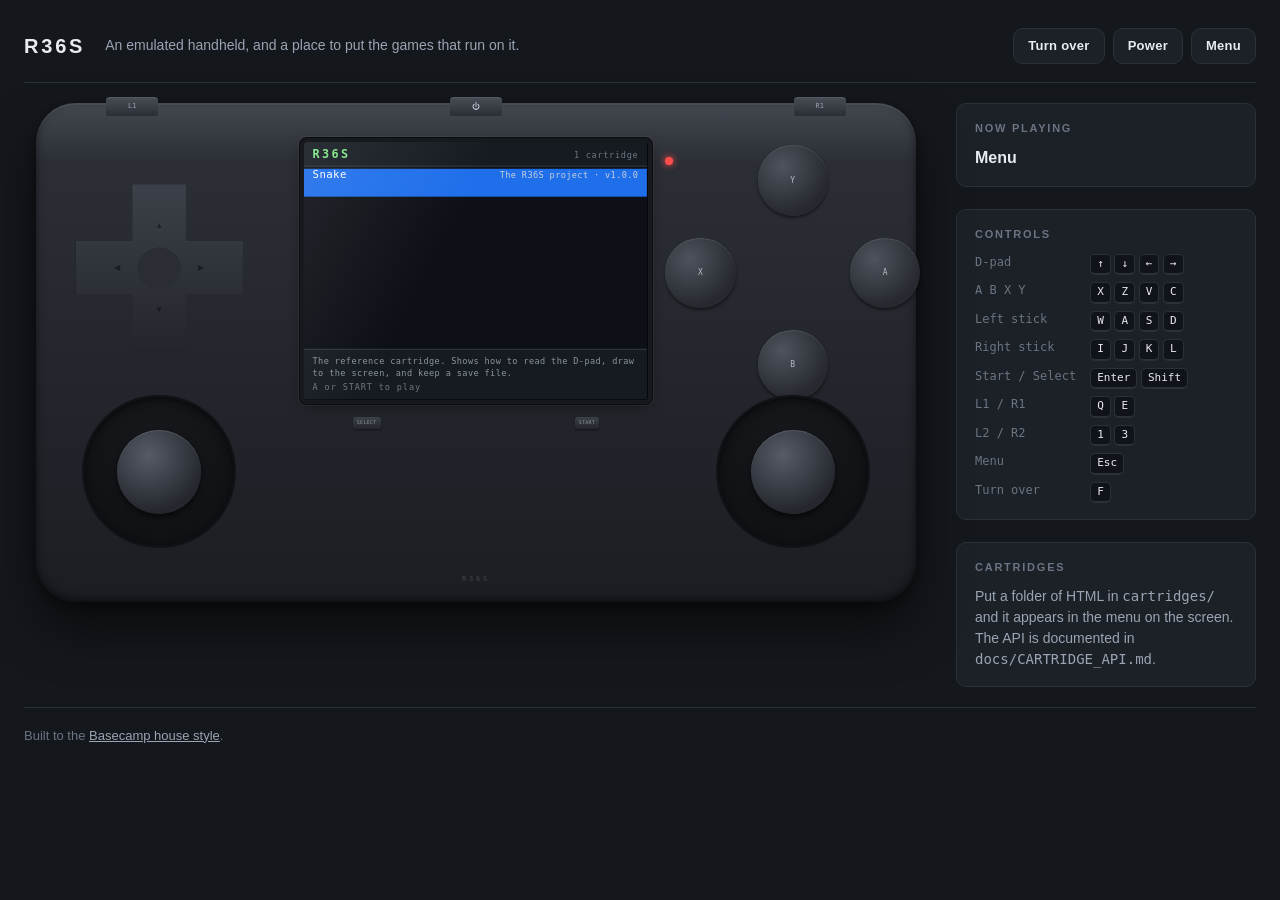
<file: index.html>
<!DOCTYPE html>
<html lang="en">
  <head>
    <meta charset="utf-8">
    <meta name="viewport" content="width=device-width, initial-scale=1">
    <title>R36S — an emulated handheld</title>
    <meta name="description" content="An emulated R36S handheld. Drop a folder of HTML into cartridges/ and it becomes a game.">
    <link rel="stylesheet" href="assets/css/base.css">
    <link rel="stylesheet" href="assets/css/device.css">
    <link rel="stylesheet" href="assets/css/menu.css">
  </head>
  <body>
    <div class="app">
      <header class="app__header">
        <h1 class="app__title">R36S</h1>
        <p class="app__tagline">An emulated handheld, and a place to put the games that run on it.</p>

        <div class="app__actions">
          <button class="button" type="button" data-flip aria-pressed="false">Turn over</button>
          <button class="button" type="button" data-power>Power</button>
          <button class="button" type="button" data-menu>Menu</button>
        </div>
      </header>

      <main class="app__body">
        <div class="app__stage">
          <div class="device">
            <div class="device__case">
              <div class="device__face device__face--front">
                <div class="device__edge device__edge--top">
                  <button class="device__key" type="button" data-button="l1">L1</button>
                  <button class="device__key device__key--power" type="button" aria-label="Power" data-power>⏻</button>
                  <button class="device__key" type="button" data-button="r1">R1</button>
                </div>

                <div class="device__screen" data-screen>
                  <div class="device__surface" data-screen-surface data-view="menu"></div>
                </div>

                <div class="dpad">
                  <button class="dpad__arm dpad__arm--up" type="button" data-button="up" aria-label="Up">
                    <span class="dpad__arrow">▲</span>
                  </button>
                  <button class="dpad__arm dpad__arm--left" type="button" data-button="left" aria-label="Left">
                    <span class="dpad__arrow">◀</span>
                  </button>
                  <button class="dpad__arm dpad__arm--right" type="button" data-button="right" aria-label="Right">
                    <span class="dpad__arrow">▶</span>
                  </button>
                  <button class="dpad__arm dpad__arm--down" type="button" data-button="down" aria-label="Down">
                    <span class="dpad__arrow">▼</span>
                  </button>
                  <span class="dpad__hub" aria-hidden="true"></span>
                </div>

                <div class="face-buttons">
                  <button class="face-button face-button--x" type="button" data-button="x" aria-label="X">X</button>
                  <button class="face-button face-button--y" type="button" data-button="y" aria-label="Y">Y</button>
                  <button class="face-button face-button--a" type="button" data-button="a" aria-label="A">A</button>
                  <button class="face-button face-button--b" type="button" data-button="b" aria-label="B">B</button>
                </div>

                <div class="stick stick--left" data-stick="left">
                  <span class="stick__well"></span>
                  <span class="stick__cap"></span>
                </div>

                <div class="stick stick--right" data-stick="right">
                  <span class="stick__well"></span>
                  <span class="stick__cap"></span>
                </div>

                <div class="menu-buttons">
                  <button class="menu-button" type="button" data-button="select">SELECT</button>
                  <button class="menu-button" type="button" data-button="start">START</button>
                </div>

                <span class="device__brand" aria-hidden="true">R36S</span>
              </div>

              <div class="device__face device__face--back">
                <div class="device__edge device__edge--top">
                  <span class="device__key device__key--plain" aria-hidden="true"></span>
                </div>

                <div class="trigger trigger--l2" data-button="l2">
                  <span class="trigger__label">L2</span>
                </div>

                <div class="trigger trigger--r2" data-button="r2">
                  <span class="trigger__label">R2</span>
                </div>

                <div class="battery-door">
                  <span class="battery-door__label">OPEN</span>
                </div>

                <p class="device__label">
                  R36S<br>
                  EMULATED SHELL<br>
                  MODEL R36S-EMU
                </p>
              </div>
            </div>
          </div>

          <p class="status" data-status role="status"></p>
        </div>

        <aside class="app__panel">
          <section class="panel-section">
            <h2 class="panel-section__title">Now playing</h2>
            <p class="panel-section__body now-playing" data-now-playing>Menu</p>
          </section>

          <section class="panel-section">
            <h2 class="panel-section__title">Controls</h2>
            <dl class="key-list">
              <dt>D-pad</dt>
              <dd><kbd>↑</kbd> <kbd>↓</kbd> <kbd>←</kbd> <kbd>→</kbd></dd>
              <dt>A B X Y</dt>
              <dd><kbd>X</kbd> <kbd>Z</kbd> <kbd>V</kbd> <kbd>C</kbd></dd>
              <dt>Left stick</dt>
              <dd><kbd>W</kbd> <kbd>A</kbd> <kbd>S</kbd> <kbd>D</kbd></dd>
              <dt>Right stick</dt>
              <dd><kbd>I</kbd> <kbd>J</kbd> <kbd>K</kbd> <kbd>L</kbd></dd>
              <dt>Start / Select</dt>
              <dd><kbd>Enter</kbd> <kbd>Shift</kbd></dd>
              <dt>L1 / R1</dt>
              <dd><kbd>Q</kbd> <kbd>E</kbd></dd>
              <dt>L2 / R2</dt>
              <dd><kbd>1</kbd> <kbd>3</kbd></dd>
              <dt>Menu</dt>
              <dd><kbd>Esc</kbd></dd>
              <dt>Turn over</dt>
              <dd><kbd>F</kbd></dd>
            </dl>
          </section>

          <section class="panel-section">
            <h2 class="panel-section__title">Cartridges</h2>
            <p class="panel-section__body">
              Put a folder of HTML in <code>cartridges/</code> and it appears in
              the menu on the screen. The API is documented in
              <code>docs/CARTRIDGE_API.md</code>.
            </p>
          </section>
        </aside>
      </main>

      <footer class="app__footer">
        Built to the
        <a href="https://github.com/basecamp/house-style">Basecamp house style</a>.
      </footer>
    </div>

    <script type="module" src="assets/js/main.js"></script>
  </body>
</html>
</file>
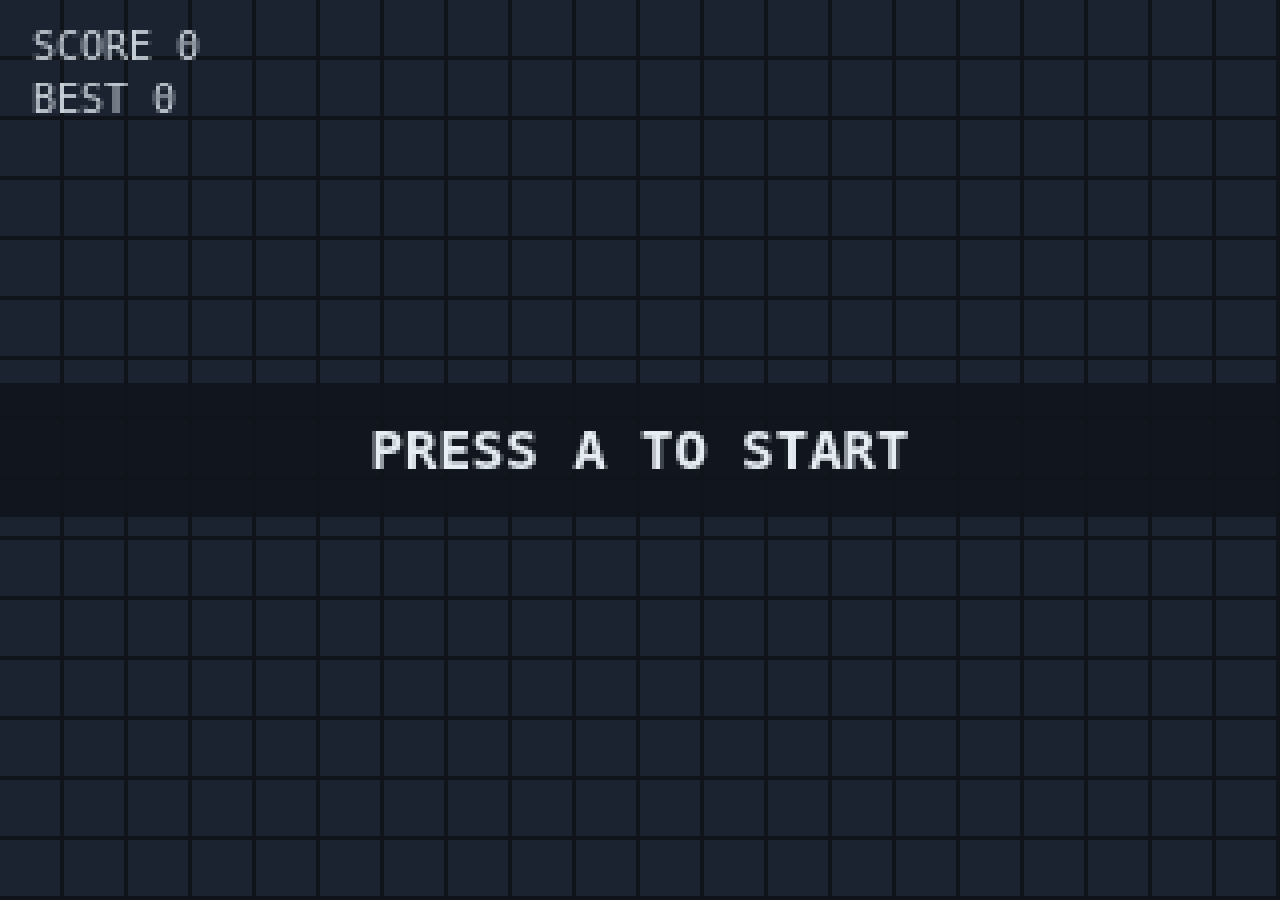
<file: cartridges/snake/index.html>
<!DOCTYPE html>
<html lang="en">
  <head>
    <meta charset="utf-8">
    <meta name="viewport" content="width=device-width, initial-scale=1">
    <title>Snake</title>
    <link rel="stylesheet" href="snake.css">
  </head>
  <body>
    <canvas id="screen" width="320" height="240"></canvas>

    <script src="../../shared/r36s-cartridge-sdk.js"></script>
    <script src="snake.js"></script>
  </body>
</html>
</file>
<file: assets/css/base.css>
/* The page around the console.
 *
 * The console is the point, so the page stays quiet: a dark backdrop, a
 * header, and a panel that doubles as a reference for the controls.
 */

:root {
  --page: #14171c;
  --page-raised: #1c2027;
  --page-line: #2b313a;
  --ink: #e8ecf1;
  --ink-quiet: #9aa4b2;
  --ink-faint: #6b7482;
  --accent: #6ee7a8;
  --accent-quiet: #2f6b4d;
  --danger: #ff6b6b;
  --radius: 10px;
  --gap: 20px;
  --font: -apple-system, BlinkMacSystemFont, "Segoe UI", Roboto, Helvetica, Arial, sans-serif;
  --font-mono: ui-monospace, "SF Mono", Menlo, Consolas, monospace;
}

*,
*::before,
*::after {
  box-sizing: border-box;
}

html {
  height: 100%;
}

body {
  margin: 0;
  min-height: 100%;
  background: var(--page);
  color: var(--ink);
  font-family: var(--font);
  font-size: 15px;
  line-height: 1.5;
  -webkit-font-smoothing: antialiased;
}

h1,
h2,
h3,
p {
  margin: 0;
}

button {
  font: inherit;
  color: inherit;
  background: none;
  border: 0;
  cursor: pointer;
}

.app {
  display: flex;
  flex-direction: column;
  gap: var(--gap);
  min-height: 100%;
  max-width: 1280px;
  margin: 0 auto;
  padding: 28px 24px 40px;
}

.app__header {
  display: flex;
  flex-wrap: wrap;
  align-items: center;
  gap: 12px 20px;
  padding-bottom: 18px;
  border-bottom: 1px solid var(--page-line);
}

.app__title {
  font-size: 20px;
  font-weight: 650;
  letter-spacing: 0.14em;
}

.app__tagline {
  color: var(--ink-quiet);
  font-size: 14px;
}

.app__actions {
  display: flex;
  gap: 8px;
  margin-left: auto;
}

.app__body {
  display: flex;
  flex-wrap: wrap;
  gap: 28px;
  align-items: flex-start;
}

.app__stage {
  flex: 1 1 560px;
  min-width: 0;
  display: flex;
  flex-direction: column;
  align-items: center;
  gap: 14px;
}

.app__panel {
  flex: 0 1 300px;
  display: flex;
  flex-direction: column;
  gap: 22px;
}

.button {
  padding: 7px 14px;
  border: 1px solid var(--page-line);
  border-radius: var(--radius);
  background: var(--page-raised);
  color: var(--ink);
  font-size: 13px;
  font-weight: 550;
  letter-spacing: 0.02em;
  transition: background 120ms ease, border-color 120ms ease;
}

.button:hover {
  background: #242932;
  border-color: #3a424e;
}

.button:focus-visible {
  outline: 2px solid var(--accent);
  outline-offset: 2px;
}

.button[aria-pressed="true"] {
  border-color: var(--accent-quiet);
  color: var(--accent);
}

.panel-section {
  border: 1px solid var(--page-line);
  border-radius: var(--radius);
  background: var(--page-raised);
  padding: 16px 18px;
}

.panel-section__title {
  margin-bottom: 10px;
  color: var(--ink-faint);
  font-size: 11px;
  font-weight: 650;
  letter-spacing: 0.16em;
  text-transform: uppercase;
}

.panel-section__body {
  color: var(--ink-quiet);
  font-size: 14px;
}

.now-playing {
  font-size: 16px;
  font-weight: 600;
  color: var(--ink);
}

.now-playing.is-running {
  color: var(--accent);
}

.status {
  margin-top: 6px;
  color: var(--danger);
  font-size: 13px;
  min-height: 1em;
}

.key-list {
  display: grid;
  grid-template-columns: auto 1fr;
  gap: 6px 14px;
  margin: 0;
  font-size: 13px;
}

.key-list dt {
  color: var(--ink-faint);
  font-family: var(--font-mono);
  font-size: 12px;
  white-space: nowrap;
}

.key-list dd {
  margin: 0;
  color: var(--ink-quiet);
}

kbd {
  display: inline-block;
  padding: 1px 6px;
  border: 1px solid var(--page-line);
  border-bottom-width: 2px;
  border-radius: 5px;
  background: #10131a;
  color: var(--ink);
  font-family: var(--font-mono);
  font-size: 11px;
}

.app__footer {
  margin-top: auto;
  padding-top: 18px;
  border-top: 1px solid var(--page-line);
  color: var(--ink-faint);
  font-size: 13px;
}

.app__footer a {
  color: var(--ink-quiet);
}

@media (max-width: 720px) {
  .app {
    padding: 20px 14px 32px;
  }

  .app__actions {
    margin-left: 0;
    width: 100%;
  }
}
</file>
<file: assets/css/device.css>
/* The console.
 *
 * The case is drawn with percentages, so the whole device scales with the
 * page. Every control has a position variable, which makes the layout
 * readable in one place and easy to adjust.
 */

.device {
  --case-width: min(100%, 880px);
  --screen-left: 30.5%;
  --screen-top: 8%;
  --screen-width: 39%;
  --screen-height: 51.5%;
  --dpad-left: 4.5%;
  --dpad-top: 16.4%;
  --dpad-size: 19%;
  --face-left: 75.5%;
  --face-top: 15.6%;
  --face-size: 21%;
  --stick-size: 17%;
  --stick-left-left: 5.5%;
  --stick-right-left: 77.5%;
  --stick-top: 59%;
  --shell: #2b2e35;
  --shell-dark: #1b1e23;
  --shell-light: #43474f;

  width: var(--case-width);
  perspective: 1600px;
  user-select: none;
  -webkit-user-select: none;
}

.device__case {
  position: relative;
  width: 100%;
  aspect-ratio: 148 / 84;
  transform-style: preserve-3d;
  border-radius: 4.5% / 8%;
  background:
    linear-gradient(180deg, var(--shell-light) 0%, var(--shell) 12%, var(--shell-dark) 96%);
  box-shadow:
    0 2px 0 rgba(255, 255, 255, 0.07) inset,
    0 -3px 8px rgba(0, 0, 0, 0.55) inset,
    0 26px 50px rgba(0, 0, 0, 0.5),
    0 4px 12px rgba(0, 0, 0, 0.4);
  transition: transform 520ms cubic-bezier(0.4, 0, 0.2, 1);
}

.device.is-flipped .device__case {
  transform: rotateY(180deg);
}

.device__face {
  position: absolute;
  inset: 0;
  backface-visibility: hidden;
}

.device__face--back {
  transform: rotateY(180deg);
}

.device__face--front::after {
  content: "";
  position: absolute;
  left: 71.5%;
  top: 11%;
  width: 0.9%;
  aspect-ratio: 1;
  border-radius: 50%;
  background: #ff4d4d;
  box-shadow: 0 0 6px 1px rgba(255, 77, 77, 0.7);
  transition: background 200ms ease, box-shadow 200ms ease;
}

.device.is-off .device__face--front::after {
  background: #4a1d20;
  box-shadow: none;
}

.device.is-off .device__surface {
  opacity: 0;
}

/* The top edge: shoulders, power, and the volume rocker. */

.device__edge {
  position: absolute;
  top: -1.2%;
  left: 8%;
  right: 8%;
  height: 4%;
  display: flex;
  align-items: flex-start;
  justify-content: space-between;
  gap: 4%;
}

.device__key {
  min-width: 7%;
  height: 100%;
  padding: 0;
  border-radius: 4px 4px 2px 2px;
  background: linear-gradient(180deg, #4a4e57, #2a2d34);
  color: #9aa1ac;
  font-family: var(--font-mono);
  font-size: 7px;
  line-height: 1;
  box-shadow: 0 1px 0 rgba(255, 255, 255, 0.08) inset;
}

.device__key--power {
  color: #b9c0cb;
  font-size: 8px;
}

.device__key--plain {
  visibility: hidden;
}

.device__key.is-pressed {
  background: linear-gradient(180deg, #3a3e46, #22252b);
  color: var(--accent);
}

/* The screen. */

.device__screen {
  position: absolute;
  left: var(--screen-left);
  top: var(--screen-top);
  width: var(--screen-width);
  height: var(--screen-height);
  overflow: hidden;
  border-radius: 3px;
  background: #05070a;
  box-shadow:
    0 0 0 4px #16191e,
    0 0 0 5px #0a0c0f,
    0 0 0 6px rgba(255, 255, 255, 0.05),
    0 4px 14px rgba(0, 0, 0, 0.6);
}

.device__screen::after {
  content: "";
  position: absolute;
  inset: 0;
  z-index: 2;
  pointer-events: none;
  background: linear-gradient(118deg, rgba(255, 255, 255, 0.09) 0%, rgba(255, 255, 255, 0) 42%);
}

.device__surface {
  position: absolute;
  top: 0;
  left: 0;
  width: 320px;
  height: 240px;
  transform: scale(var(--screen-scale, 1));
  transform-origin: top left;
}

.device__surface[data-view="menu"] .screen__frame {
  display: none;
}

.device__surface[data-view="game"] .menu {
  display: none;
}

.screen__frame {
  position: absolute;
  top: 0;
  left: 0;
  width: 320px;
  height: 240px;
  border: 0;
  display: block;
  background: #000;
  image-rendering: pixelated;
}

/* The D-pad. */

.dpad {
  position: absolute;
  left: var(--dpad-left);
  top: var(--dpad-top);
  width: var(--dpad-size);
  height: calc(var(--dpad-size) * 1.758);
  clip-path: polygon(
    34% 0%, 66% 0%, 66% 34%, 100% 34%,
    100% 66%, 66% 66%, 66% 100%, 34% 100%,
    34% 66%, 0% 66%, 0% 34%, 34% 34%
  );
  background: linear-gradient(180deg, #3c4048, #23262c);
  filter: drop-shadow(0 2px 2px rgba(0, 0, 0, 0.45));
}

.dpad__arm {
  position: absolute;
  display: grid;
  place-items: center;
  padding: 0;
  border: 0;
  background: transparent;
  color: rgba(0, 0, 0, 0.42);
  font-size: 8px;
  transition: background 80ms linear;
}

.dpad__arm.is-pressed {
  background: rgba(0, 0, 0, 0.22);
}

.dpad__arm--up {
  top: 0;
  left: 33%;
  width: 34%;
  height: 50%;
}

.dpad__arm--down {
  bottom: 0;
  left: 33%;
  width: 34%;
  height: 50%;
}

.dpad__arm--left {
  left: 0;
  top: 33%;
  width: 50%;
  height: 34%;
}

.dpad__arm--right {
  right: 0;
  top: 33%;
  width: 50%;
  height: 34%;
}

.dpad__arrow {
  pointer-events: none;
}

.dpad__hub {
  position: absolute;
  top: 50%;
  left: 50%;
  width: 26%;
  aspect-ratio: 1;
  transform: translate(-50%, -50%);
  border-radius: 50%;
  background: #2a2d34;
  box-shadow: 0 1px 0 rgba(255, 255, 255, 0.06) inset;
  pointer-events: none;
}

/* The four face buttons. */

.face-buttons {
  position: absolute;
  left: var(--face-left);
  top: var(--face-top);
  width: var(--face-size);
  height: calc(var(--face-size) * 1.758);
}

.face-button {
  position: absolute;
  width: 38%;
  aspect-ratio: 1;
  display: grid;
  place-items: center;
  padding: 0;
  border-radius: 50%;
  background: radial-gradient(circle at 35% 30%, #4e535c, #26292f 70%);
  color: #b6bcc6;
  font-family: var(--font-mono);
  font-size: 8px;
  transform: translate(-50%, -50%);
  box-shadow:
    0 2px 3px rgba(0, 0, 0, 0.5),
    0 1px 0 rgba(255, 255, 255, 0.1) inset;
  transition: transform 80ms linear, box-shadow 80ms linear;
}

.face-button.is-pressed {
  transform: translate(-50%, calc(-50% + 1px));
  box-shadow:
    0 1px 1px rgba(0, 0, 0, 0.5),
    0 1px 0 rgba(255, 255, 255, 0.06) inset;
  color: var(--accent);
}

.face-button--x {
  left: 0;
  top: 50%;
}

.face-button--y {
  top: 0;
  left: 50%;
}

.face-button--a {
  left: 100%;
  top: 50%;
}

.face-button--b {
  left: 50%;
  top: 100%;
}

/* The two analog sticks. */

.stick {
  position: absolute;
  top: var(--stick-top);
  width: var(--stick-size);
  height: calc(var(--stick-size) * 1.758);
}

.stick--left {
  left: var(--stick-left-left);
}

.stick--right {
  left: var(--stick-right-left);
}

.stick__well {
  position: absolute;
  inset: 0;
  border-radius: 50%;
  background: radial-gradient(circle at 50% 35%, #17191d, #0c0e11);
  box-shadow:
    0 0 0 2px #101216,
    0 2px 6px rgba(0, 0, 0, 0.6) inset;
}

.stick__cap {
  position: absolute;
  inset: 22%;
  border-radius: 50%;
  background: radial-gradient(circle at 38% 30%, #565b66, #24272d 72%);
  box-shadow:
    0 3px 6px rgba(0, 0, 0, 0.6),
    0 1px 0 rgba(255, 255, 255, 0.12) inset;
  cursor: grab;
}

.stick__cap:active {
  cursor: grabbing;
}

/* Start and select. */

.menu-buttons {
  position: absolute;
  left: 36%;
  top: 63%;
  width: 28%;
  display: flex;
  justify-content: space-between;
}

.menu-button {
  padding: 2px 4px;
  border-radius: 3px;
  background: linear-gradient(180deg, #3c4048, #23262c);
  color: #8b929d;
  font-family: var(--font-mono);
  font-size: 5px;
  letter-spacing: 0.06em;
  box-shadow: 0 1px 2px rgba(0, 0, 0, 0.45);
}

.menu-button.is-pressed {
  background: #1d2026;
  color: var(--accent);
}

.device__brand {
  position: absolute;
  left: 50%;
  bottom: 3.5%;
  transform: translateX(-50%);
  color: rgba(255, 255, 255, 0.18);
  font-family: var(--font-mono);
  font-size: 7px;
  letter-spacing: 0.4em;
}

/* The back of the case. */

.trigger {
  position: absolute;
  top: 9%;
  width: 18%;
  height: 22%;
  display: grid;
  place-items: center;
  border-radius: 10px 10px 26px 26px;
  background: linear-gradient(180deg, #3d414a, #202329);
  box-shadow:
    0 3px 8px rgba(0, 0, 0, 0.55),
    0 1px 0 rgba(255, 255, 255, 0.08) inset;
  cursor: pointer;
}

/* The back face carries its own 180 degree turn, so a trigger placed on the
 * left of the box lands on the right of the device once you flip it over.
 * These offsets put L2 on the left of the console, where it belongs. */
.trigger--l2 {
  right: 13%;
}

.trigger--r2 {
  left: 13%;
}

.trigger.is-pressed {
  background: linear-gradient(180deg, #2c3037, #171a1e);
  box-shadow: 0 1px 3px rgba(0, 0, 0, 0.5);
}

.trigger__label {
  color: #79808b;
  font-family: var(--font-mono);
  font-size: 7px;
  letter-spacing: 0.1em;
}

.trigger.is-pressed .trigger__label {
  color: var(--accent);
}

.battery-door {
  position: absolute;
  left: 22%;
  top: 40%;
  width: 56%;
  height: 42%;
  border-radius: 8px;
  background: linear-gradient(180deg, #26292f, #1b1e23);
  box-shadow:
    0 0 0 1px rgba(0, 0, 0, 0.4),
    0 1px 0 rgba(255, 255, 255, 0.05) inset;
}

.battery-door__label {
  position: absolute;
  right: 4%;
  bottom: 6%;
  color: rgba(255, 255, 255, 0.16);
  font-family: var(--font-mono);
  font-size: 6px;
  letter-spacing: 0.16em;
}

.device__label {
  position: absolute;
  left: 50%;
  bottom: 6%;
  transform: translateX(-50%);
  color: rgba(255, 255, 255, 0.14);
  font-family: var(--font-mono);
  font-size: 6px;
  line-height: 1.8;
  letter-spacing: 0.18em;
  text-align: center;
}
</file>
<file: assets/css/menu.css>
/* The cartridge menu.
 *
 * The menu is firmware, so it draws inside the console's own 320x240 screen
 * and uses the same pixels a cartridge would.
 */

.menu {
  position: absolute;
  inset: 0;
  display: flex;
  flex-direction: column;
  background: #0d1117;
  color: #c9d1d9;
  font-family: var(--font-mono);
  font-size: 9px;
  line-height: 1.2;
  letter-spacing: 0.04em;
}

.menu__header {
  display: flex;
  align-items: baseline;
  justify-content: space-between;
  padding: 5px 8px 4px;
  background: #161b22;
  border-bottom: 1px solid #30363d;
}

.menu__brand {
  color: #7ee787;
  font-size: 11px;
  font-weight: 700;
  letter-spacing: 0.2em;
}

.menu__count {
  color: #6e7681;
  font-size: 8px;
  letter-spacing: 0.08em;
}

.menu__list {
  flex: 1;
  min-height: 0;
  margin: 0;
  padding: 2px 0;
  overflow-y: auto;
  list-style: none;
  scrollbar-width: none;
}

.menu__list::-webkit-scrollbar {
  display: none;
}

.menu__item {
  display: flex;
  align-items: baseline;
  justify-content: space-between;
  gap: 8px;
  height: 26px;
  padding: 0 8px;
  cursor: pointer;
}

.menu__item--selected {
  background: #1f6feb;
  color: #fff;
}

.menu__title {
  overflow: hidden;
  font-size: 10px;
  text-overflow: ellipsis;
  white-space: nowrap;
}

.menu__meta {
  color: #6e7681;
  font-size: 8px;
  white-space: nowrap;
}

.menu__item--selected .menu__meta {
  color: #c9d1d9;
}

.menu__empty {
  padding: 12px 8px;
  color: #6e7681;
  font-size: 9px;
  line-height: 1.5;
}

.menu__footer {
  padding: 5px 8px 6px;
  background: #161b22;
  border-top: 1px solid #30363d;
}

.menu__description {
  min-height: 22px;
  color: #8b949e;
  font-size: 8px;
  line-height: 1.4;
}

.menu__hint {
  margin-top: 3px;
  color: #6e7681;
  font-size: 8px;
  letter-spacing: 0.1em;
}

.menu--empty .menu__footer {
  display: none;
}
</file>
<file: cartridges/snake/snake.css>
html, body {
  margin: 0;
  padding: 0;
  height: 100%;
  overflow: hidden;
  background: #10131a;
}

canvas {
  display: block;
  width: 100%;
  height: 100%;
  image-rendering: pixelated;
  font-family: ui-monospace, "SF Mono", Menlo, Consolas, monospace;
}
</file>
